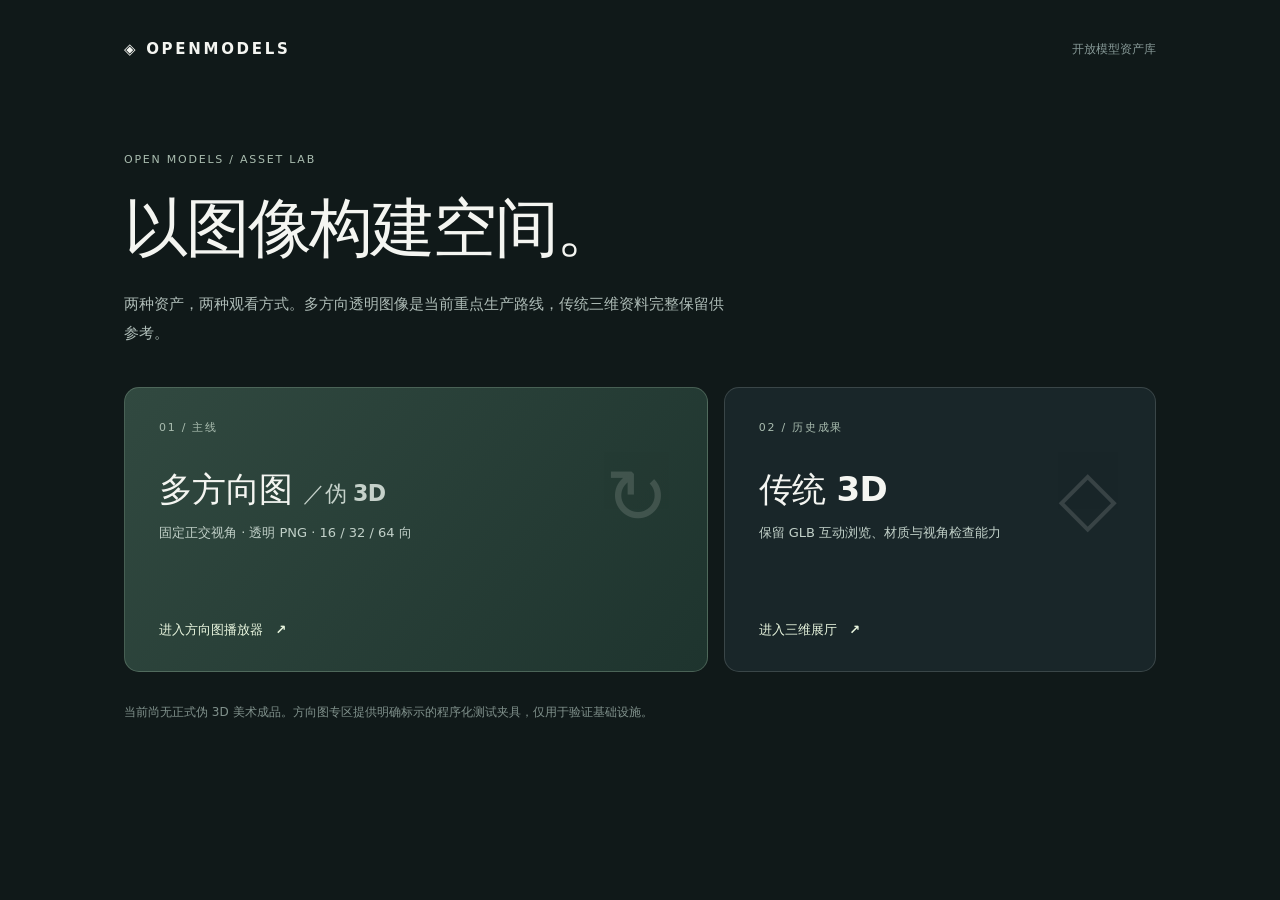
<file: index.html>
<!doctype html>
<html lang="zh-CN"><head><meta charset="UTF-8"/><meta name="viewport" content="width=device-width, initial-scale=1"/><meta name="color-scheme" content="dark"/><title>OpenModels — 开放模型</title><link rel="stylesheet" href="./docs/home.css"/>
<script>if(new URLSearchParams(location.search).has('model')) location.replace('./3d.html'+location.search+location.hash);</script></head>
<body><main class="home">
<header><span class="brand">◈ OPENMODELS</span><span class="byline">开放模型资产库</span></header>
<section class="intro"><span class="overline">OPEN MODELS / ASSET LAB</span><h1>以图像构建空间。</h1><p>两种资产，两种观看方式。多方向透明图像是当前重点生产路线，传统三维资料完整保留供参考。</p></section>
<nav class="choices" aria-label="展厅入口">
<a class="choice primary" href="./sprites.html"><span class="eyebrow">01 / 主线</span><span class="symbol" aria-hidden="true">↻</span><h2>多方向图 <small>／伪 3D</small></h2><p>固定正交视角 · 透明 PNG · 16 / 32 / 64 向</p><span class="cta">进入方向图播放器 <span aria-hidden="true">↗</span></span></a>
<a class="choice secondary" href="./3d.html"><span class="eyebrow">02 / 历史成果</span><span class="symbol" aria-hidden="true">◇</span><h2>传统 3D</h2><p>保留 GLB 互动浏览、材质与视角检查能力</p><span class="cta">进入三维展厅 <span aria-hidden="true">↗</span></span></a>
</nav><footer>当前尚无正式伪 3D 美术成品。方向图专区提供明确标示的程序化测试夹具，仅用于验证基础设施。</footer></main></body></html>
</file>
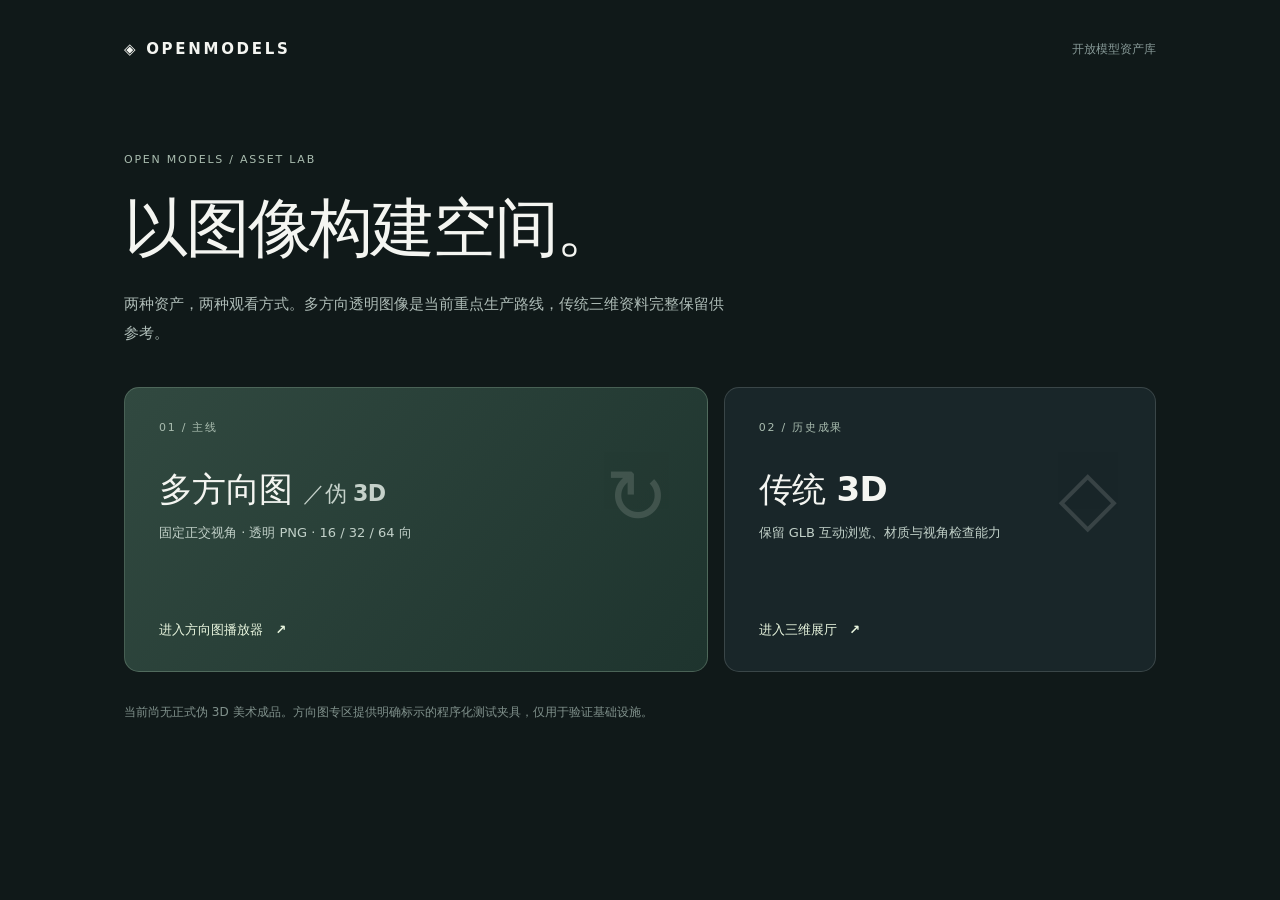
<file: docs/index.html>
<!doctype html>
<html lang="zh-CN"><head><meta charset="UTF-8"/><meta name="viewport" content="width=device-width, initial-scale=1"/><meta name="color-scheme" content="dark"/><title>OpenModels — 开放模型</title><link rel="stylesheet" href="./home.css"/>
<script>if(new URLSearchParams(location.search).has('model')) location.replace('./3d.html'+location.search+location.hash);</script></head>
<body><main class="home">
<header><span class="brand">◈ OPENMODELS</span><span class="byline">开放模型资产库</span></header>
<section class="intro"><span class="overline">OPEN MODELS / ASSET LAB</span><h1>以图像构建空间。</h1><p>两种资产，两种观看方式。多方向透明图像是当前重点生产路线，传统三维资料完整保留供参考。</p></section>
<nav class="choices" aria-label="展厅入口">
<a class="choice primary" href="./sprites.html"><span class="eyebrow">01 / 主线</span><span class="symbol" aria-hidden="true">↻</span><h2>多方向图 <small>／伪 3D</small></h2><p>固定正交视角 · 透明 PNG · 16 / 32 / 64 向</p><span class="cta">进入方向图播放器 <span aria-hidden="true">↗</span></span></a>
<a class="choice secondary" href="./3d.html"><span class="eyebrow">02 / 历史成果</span><span class="symbol" aria-hidden="true">◇</span><h2>传统 3D</h2><p>保留 GLB 互动浏览、材质与视角检查能力</p><span class="cta">进入三维展厅 <span aria-hidden="true">↗</span></span></a>
</nav><footer>当前尚无正式伪 3D 美术成品。方向图专区提供明确标示的程序化测试夹具，仅用于验证基础设施。</footer></main></body></html>
</file>
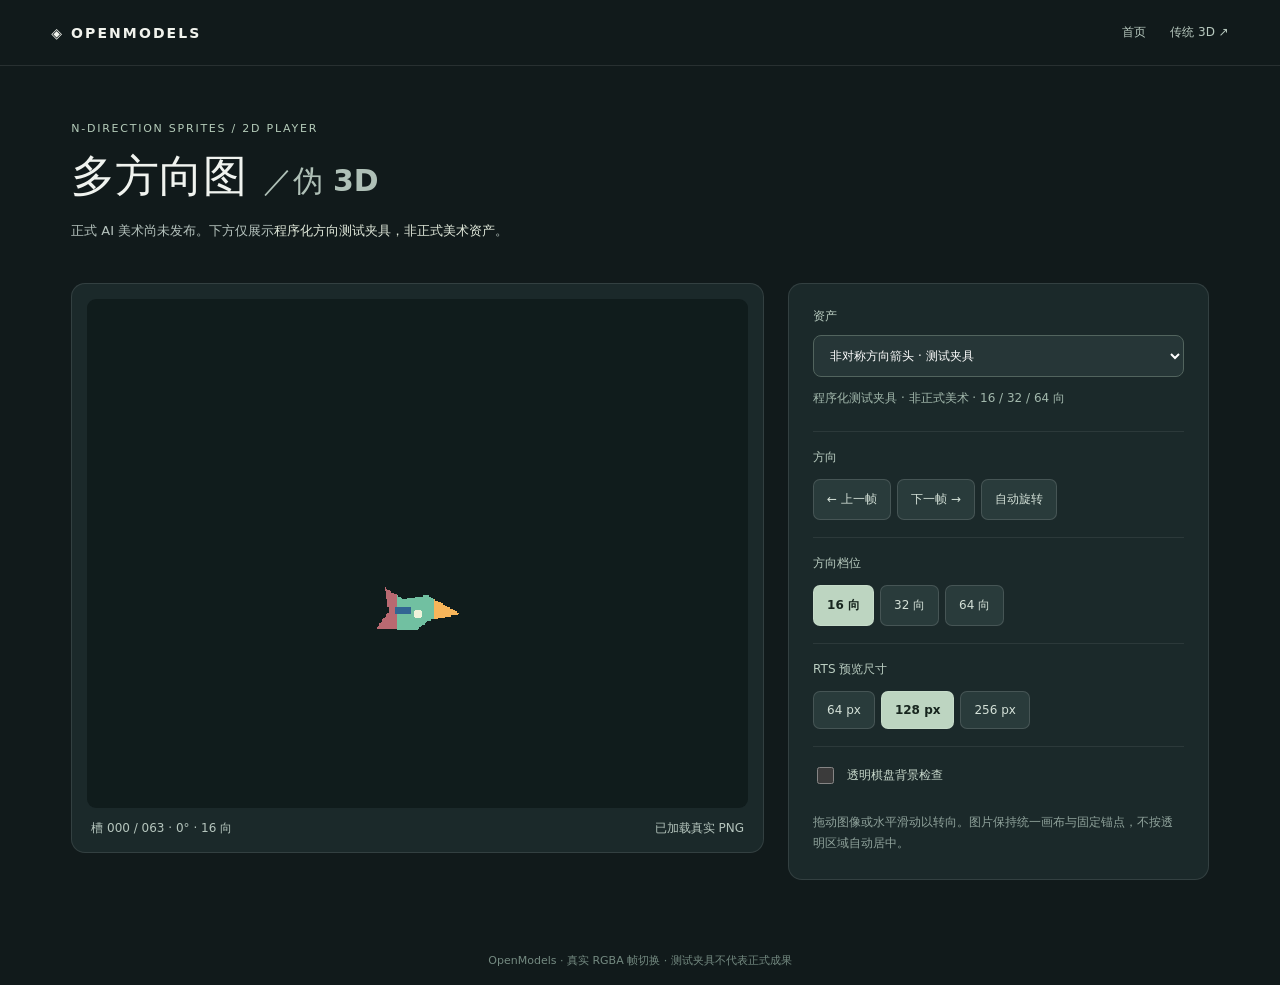
<file: sprites.html>
<!doctype html><html lang="zh-CN"><head><meta charset="UTF-8"/><meta name="viewport" content="width=device-width,initial-scale=1"/><meta name="robots" content="noindex"/><title>OpenModels — 多方向图播放器</title><script>location.replace('./docs/sprites.html'+location.search+location.hash)</script></head><body><p><a href="./docs/sprites.html">进入 多方向图播放器</a></p></body></html>
</file>
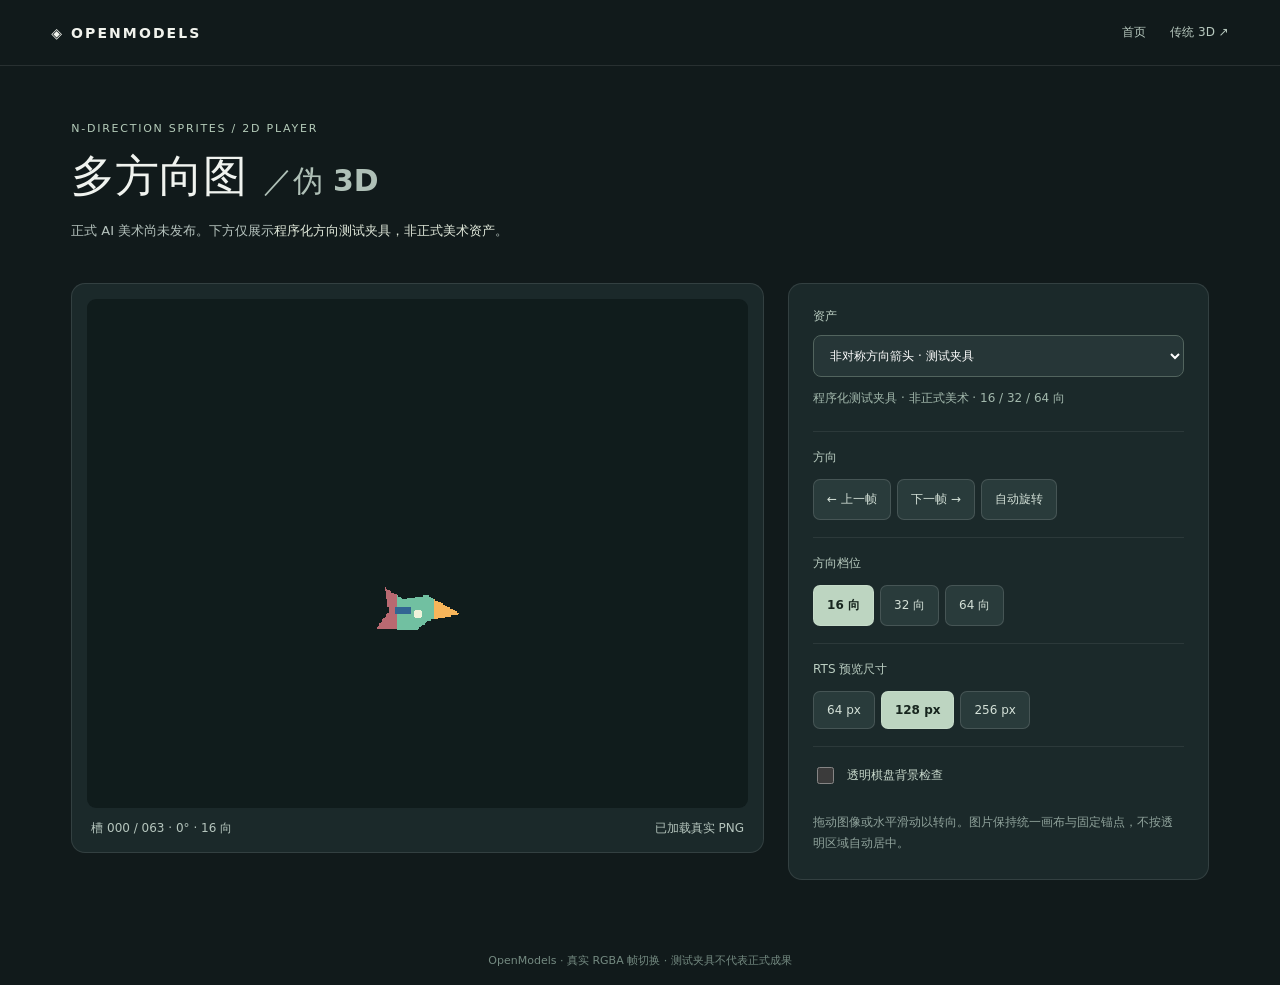
<file: docs/sprites.html>
<!doctype html><html lang="zh-CN"><head><meta charset="UTF-8"/><meta name="viewport" content="width=device-width,initial-scale=1"/><meta name="color-scheme" content="dark"/><title>OpenModels — 多方向图</title><link rel="stylesheet" href="./sprites.css"/><script type="module" src="./sprites-viewer.js"></script></head><body>
<div class="shell"><header class="header"><a class="logo" href="./">◈ OPENMODELS</a><nav aria-label="展厅导航"><a href="./" aria-label="返回首页">首页</a><a href="./3d.html">传统 3D ↗</a></nav></header>
<main><section class="intro"><p class="overline">N-DIRECTION SPRITES / 2D PLAYER</p><h1>多方向图 <span>／伪 3D</span></h1><p class="note">正式 AI 美术尚未发布。下方仅展示<strong>程序化方向测试夹具，非正式美术资产</strong>。</p></section>
<section class="viewer" aria-label="PNG 方向播放器"><div class="image-side"><div class="canvas-holder" id="canvas-holder"><canvas id="sprite-canvas" width="520" height="400" aria-label="透明 RGBA PNG 逐帧预览"></canvas></div><div class="readout"><span id="frame-readout">槽 — / 角度 —</span><span id="load-state" role="status" aria-live="polite">读取资产目录…</span></div></div>
<div class="panel"><label class="field">资产<select id="asset-select" aria-label="选择方向图资产"><option>读取中…</option></select></label>
<div class="caption" id="asset-status">—</div>
<div class="section"><span class="field-title">方向</span><div class="buttons"><button type="button" id="previous" aria-label="上一方向">← 上一帧</button><button type="button" id="next" aria-label="下一方向">下一帧 →</button><button type="button" id="play" aria-pressed="false">自动旋转</button></div></div>
<div class="section"><label class="field-title" for="level-select">方向档位</label><div class="segmented" id="level-buttons" role="group" aria-label="可用方向档位"><button type="button" data-level="16">16 向</button><button type="button" data-level="32">32 向</button><button type="button" data-level="64">64 向</button></div></div>
<div class="section"><span class="field-title">RTS 预览尺寸</span><div class="segmented" role="group" aria-label="像素预览尺寸"><button type="button" data-size="64">64 px</button><button type="button" data-size="128">128 px</button><button type="button" data-size="256">256 px</button></div></div>
<div class="section"><label class="checker"><input id="checker" type="checkbox"/> <span>透明棋盘背景检查</span></label></div>
<p class="hint">拖动图像或水平滑动以转向。图片保持统一画布与固定锚点，不按透明区域自动居中。</p>
<div id="failure" class="failure" role="alert" hidden></div></div></section>
</main><footer>OpenModels · 真实 RGBA 帧切换 · 测试夹具不代表正式成果</footer></div></body></html>
</file>
<file: docs/home.css>
:root{font-family:Inter,"Noto Sans SC",system-ui,sans-serif;color:#f4f5f1;background:#101919;font-synthesis:none}*{box-sizing:border-box}body{margin:0;min-height:100vh}.home{max-width:1160px;margin:auto;padding:40px clamp(20px,5vw,72px) 30px}header{display:flex;justify-content:space-between;align-items:center;gap:14px}.brand{font-size:15px;font-weight:750;letter-spacing:.18em}.byline{font-size:12px;color:#879997}.intro{margin:clamp(58px,10vh,128px) 0 40px;max-width:720px}.overline,.eyebrow{font-size:11px;letter-spacing:.16em;color:#a9bcaf}.intro h1{font-size:clamp(35px,5.2vw,64px);font-weight:530;letter-spacing:-.035em;margin:18px 0}.intro p{max-width:610px;color:#aebcb7;font-size:15px;line-height:1.9}.choices{display:grid;grid-template-columns:1.35fr 1fr;gap:16px}.choice{min-height:285px;display:flex;flex-direction:column;border-radius:15px;padding:32px 34px;text-decoration:none;color:inherit;position:relative;transition:transform .2s,border .2s;overflow:hidden}.choice:hover{transform:translateY(-3px)}.choice:focus-visible{outline:3px solid #e2eec9;outline-offset:3px}.primary{background:linear-gradient(130deg,#314940,#1e342e);border:1px solid #829f8b66}.secondary{background:#192629;border:1px solid #ffffff25}.symbol{position:absolute;right:38px;top:64px;font-size:76px;opacity:.14;font-weight:200}.choice h2{font-size:clamp(23px,3vw,34px);letter-spacing:-.02em;font-weight:550;margin:32px 0 9px}.choice h2 small{font-size:.65em;color:#c5d1ca}.choice p{font-size:13px;color:#c1d0c8;line-height:1.7;margin:0}.cta{font-size:13px;font-weight:600;margin-top:auto;padding-top:38px;color:#e9f6df}.cta span{margin-left:8px}footer{margin-top:30px;color:#80918c;font-size:12px;line-height:1.7}@media(max-width:720px){.home{padding-top:25px}.intro{margin-top:65px}.choices{grid-template-columns:1fr}.choice{min-height:220px;padding:25px}.choice h2{margin-top:25px}.symbol{top:36px}footer{margin-bottom:24px}}@media(prefers-reduced-motion:reduce){.choice{transition:none}}
</file>
<file: docs/sprites.css>
:root{color-scheme:dark;font-family:Inter,"Noto Sans SC",system-ui,sans-serif;color:#f0f3ef;background:#111a1b}*{box-sizing:border-box}body{margin:0}.shell{min-height:100vh;display:flex;flex-direction:column}.header{height:66px;padding:0 clamp(18px,4vw,64px);border-bottom:1px solid #ffffff19;display:flex;align-items:center;justify-content:space-between;gap:15px}.logo{font-size:14px;letter-spacing:.15em;font-weight:750;color:#f1f3ed;text-decoration:none}.header nav{display:flex;gap:24px}.header nav a{font-size:12px;color:#b7c8be;text-decoration:none}.header nav a:hover{text-decoration:underline}main{flex:1;width:100%;max-width:1240px;padding:0 clamp(16px,4vw,64px) 56px;margin:auto}.intro{padding:clamp(28px,5vh,70px) 0 28px}.overline{color:#b4cbb9;font-size:11px;letter-spacing:.16em}.intro h1{font-size:clamp(29px,4vw,44px);font-weight:550;margin:12px 0}.intro h1 span{color:#afc0b7;font-size:.68em}.note{color:#b6c3be;font-size:13px;line-height:1.8}.note strong{color:#e1e9db;font-weight:500}.viewer{display:grid;grid-template-columns:minmax(0,1.4fr) minmax(280px,.85fr);gap:24px;align-items:start}.image-side,.panel{border:1px solid #ffffff1b;border-radius:14px;background:#1b292a}.image-side{padding:15px}.canvas-holder{display:flex;justify-content:center;align-items:center;background:#101c1c;border-radius:9px;overflow:hidden;aspect-ratio:520/400}.canvas-holder.checkered{background-color:#f4f4f4;background-image:linear-gradient(45deg,#c3c3c3 25%,transparent 25%),linear-gradient(-45deg,#c3c3c3 25%,transparent 25%),linear-gradient(45deg,transparent 75%,#c3c3c3 75%),linear-gradient(-45deg,transparent 75%,#c3c3c3 75%);background-size:24px 24px;background-position:0 0,0 12px,12px -12px,-12px 0}.canvas-holder canvas{display:block;width:100%;max-width:520px;height:auto;touch-action:none;cursor:grab}.canvas-holder canvas:active{cursor:grabbing}.readout{display:flex;justify-content:space-between;gap:20px;flex-wrap:wrap;padding:12px 4px 0;color:#b5c5bd;font-size:12px}.panel{padding:24px}.field,.field-title{display:block;font-size:12px;color:#bacdc1}.field select{display:block;margin-top:10px;max-width:100%;width:100%;background:#263637;border:1px solid #52645e;color:white;padding:12px;border-radius:8px;font:inherit}.caption{font-size:12px;color:#a2b8ac;margin:12px 0 22px;line-height:1.6}.section{padding:17px 0;border-top:1px solid #ffffff13}.buttons,.segmented{display:flex;gap:6px;flex-wrap:wrap;margin-top:13px}.panel button{background:#293b3b;border:1px solid #ffffff22;color:#d3e0d7;border-radius:7px;padding:11px 13px;cursor:pointer;font:inherit;font-size:12px}.panel button:hover{border-color:#c4d8ca}.panel button.active{background:#bdd5c1;color:#17251e;font-weight:700}.panel button:disabled{opacity:.27;cursor:not-allowed}.checker{display:flex;align-items:center;gap:10px;color:#c7d8cb;font-size:12px;cursor:pointer}.checker input{accent-color:#a7cbb2;width:17px;height:17px}.hint{color:#8fa29b;font-size:12px;line-height:1.8;margin:8px 0 0}.failure{margin-top:16px;color:#ffd1be;background:#51352f;border:1px solid #ab7860;padding:13px;border-radius:8px;white-space:pre-wrap;line-height:1.65;font-size:12px}footer{padding:17px 20px;text-align:center;color:#748a81;font-size:11px}@media(max-width:820px){.viewer{grid-template-columns:1fr}.panel{padding:20px}.intro{padding-top:28px}}@media(max-width:480px){.header{height:58px}.logo{font-size:11px}.header nav{gap:13px}.header nav a{font-size:11px}.image-side{padding:9px}.readout{gap:5px;font-size:11px}}[hidden]{display:none!important}
</file>
